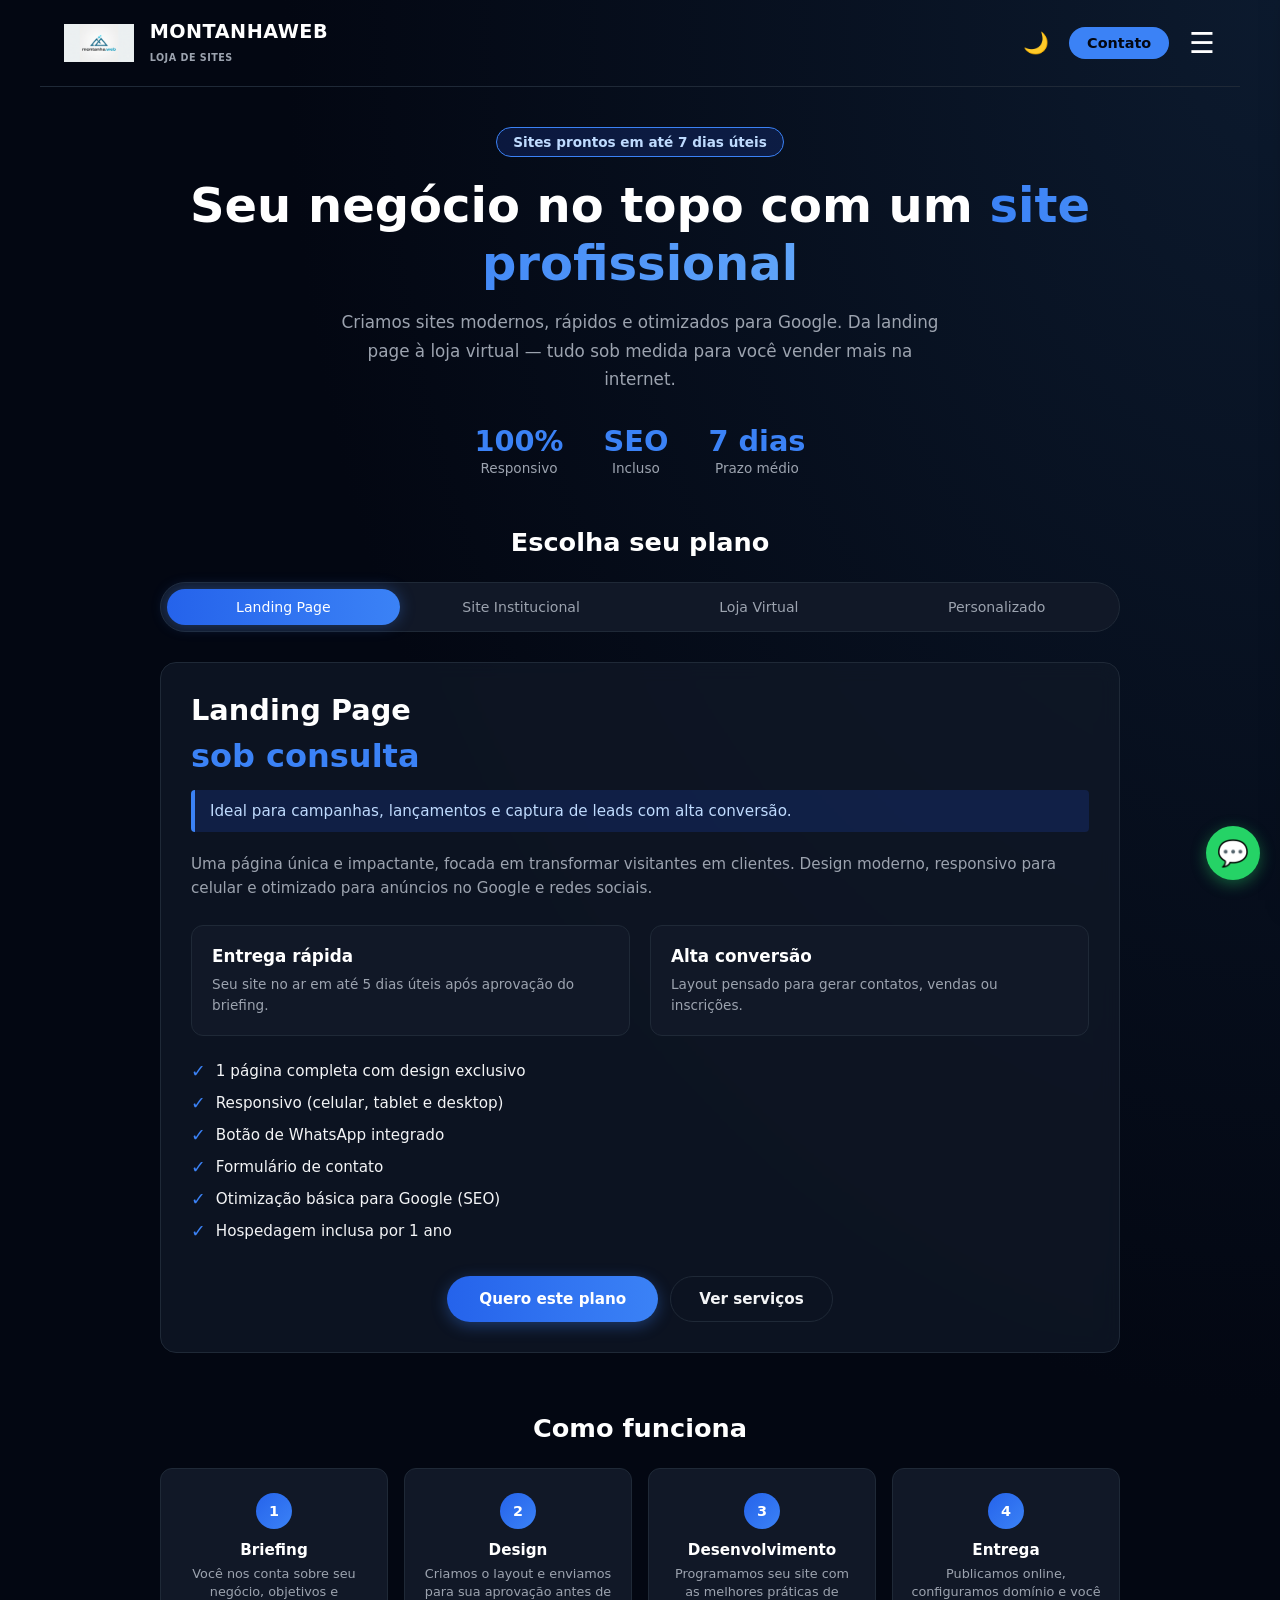
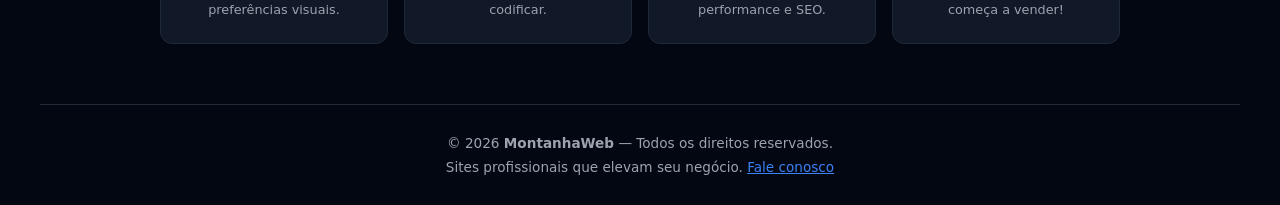
<file: MontanhaWeb/index.html>
<!DOCTYPE html>
<html lang="pt-BR" class="dark-mode">
<head>
    <meta charset="UTF-8">
    <meta name="viewport" content="width=device-width, initial-scale=1.0">
    <meta name="description" content="MontanhaWeb — Sites profissionais sob medida para o seu negócio. Landing pages, sites institucionais e lojas virtuais.">
    <title>MontanhaWeb — Loja de Sites Profissionais</title>
    <link rel="icon" type="image/svg+xml" href="favicon.svg">
    <link rel="stylesheet" href="css/style.css">
</head>
<body data-page="inicio">

    <div class="sidebar-overlay" id="sidebarOverlay" onclick="fecharMenu()"></div>

    <nav class="sidebar" id="sidebarMenu" aria-label="Menu principal">
        <button class="sidebar-close" onclick="fecharMenu()" aria-label="Fechar menu">✕</button>
        <ul class="sidebar-menu-list">
            <li><a href="index.html" data-nav="inicio">Início</a></li>
            <li><a href="servicos.html" data-nav="servicos">Serviços</a></li>
            <li><a href="projetos.html" data-nav="projetos">Projetos</a></li>
            <li><a href="garantias.html" data-nav="garantias">Garantias</a></li>
        </ul>
    </nav>

    <header>
        <a href="index.html" class="logo">
            <div class="logo-box"><img src="montanhaweb.png" alt="Sua Logo" style="max-height: 100%;"></div>
            <span>MONTANHAWEB<br><small style="font-size: 0.6rem; color: var(--text-secundario);">LOJA DE SITES</small></span>
        </a>
        <div class="nav-right">
            <button class="theme-toggle" id="themeBtn" onclick="toggleTheme()" aria-label="Alternar tema">🌙</button>
            <button class="btn-contato" onclick="abrirOrcamento('Contato geral')">Contato</button>
            <span class="menu-icon" onclick="abrirMenu()" role="button" aria-label="Abrir menu">☰</span>
        </div>
    </header>

    <main>
        <section class="hero">
            <div class="hero-badge">Sites prontos em até 7 dias úteis</div>
            <h1>Seu negócio no topo com um <span>site profissional</span></h1>
            <p>Criamos sites modernos, rápidos e otimizados para Google. Da landing page à loja virtual — tudo sob medida para você vender mais na internet.</p>
            <div class="hero-stats">
                <div class="stat-item">
                    <strong>100%</strong>
                    <span>Responsivo</span>
                </div>
                <div class="stat-item">
                    <strong>SEO</strong>
                    <span>Incluso</span>
                </div>
                <div class="stat-item">
                    <strong>7 dias</strong>
                    <span>Prazo médio</span>
                </div>
            </div>
        </section>

        <h2 class="secao-titulo">Escolha seu plano</h2>

        <div class="tabs-container" role="tablist">
            <button class="tab-btn active" role="tab" onclick="switchTab(event, 'landing-page')">Landing Page</button>
            <button class="tab-btn" role="tab" onclick="switchTab(event, 'site-institucional')">Site Institucional</button>
            <button class="tab-btn" role="tab" onclick="switchTab(event, 'loja-virtual')">Loja Virtual</button>
            <button class="tab-btn" role="tab" onclick="switchTab(event, 'personalizado')">Personalizado</button>
        </div>

        <div id="landing-page" class="content-card active">
            <h2>Landing Page</h2>
            <div class="price-tag">sob consulta</div>
            <div class="alert-box">Ideal para campanhas, lançamentos e captura de leads com alta conversão.</div>
            <p class="description">Uma página única e impactante, focada em transformar visitantes em clientes. Design moderno, responsivo para celular e otimizado para anúncios no Google e redes sociais.</p>
            <div class="info-grid">
                <div class="sub-card">
                    <h3>Entrega rápida</h3>
                    <p>Seu site no ar em até 5 dias úteis após aprovação do briefing.</p>
                </div>
                <div class="sub-card">
                    <h3>Alta conversão</h3>
                    <p>Layout pensado para gerar contatos, vendas ou inscrições.</p>
                </div>
            </div>
            <ul class="checklist">
                <li>1 página completa com design exclusivo</li>
                <li>Responsivo (celular, tablet e desktop)</li>
                <li>Botão de WhatsApp integrado</li>
                <li>Formulário de contato</li>
                <li>Otimização básica para Google (SEO)</li>
                <li>Hospedagem inclusa por 1 ano</li>
            </ul>
            <div class="cta-container">
                <button class="btn-orcamento" onclick="abrirOrcamento('Landing Page — Sob consulta')">Quero este plano</button>
                <a href="servicos.html" class="btn-secundario">Ver serviços</a>
            </div>
        </div>

        <div id="site-institucional" class="content-card">
            <h2>Site Institucional</h2>
            <div class="price-tag">sob consulta</div>
            <div class="alert-box">Presença profissional completa para empresas, clínicas, escritórios e prestadores de serviço.</div>
            <p class="description">Site com múltiplas páginas que transmite credibilidade e autoridade. Apresente sua empresa, serviços, equipe e formas de contato de forma elegante e profissional.</p>
            <div class="info-grid">
                <div class="sub-card">
                    <h3>Até 5 páginas</h3>
                    <p>Home, Sobre, Serviços, Galeria/Portfólio e Contato.</p>
                </div>
                <div class="sub-card">
                    <h3>Modo claro e escuro</h3>
                    <p>Visual moderno com alternância de tema, como este site.</p>
                </div>
            </div>
            <ul class="checklist">
                <li>Até 5 páginas personalizadas</li>
                <li>Design exclusivo alinhado à sua marca</li>
                <li>Mapa do Google e redes sociais integrados</li>
                <li>SEO completo para aparecer no Google</li>
                <li>Hospedagem inclusa por 1 ano</li>
                <li>Suporte por 30 dias após entrega</li>
            </ul>
            <div class="cta-container">
                <button class="btn-orcamento" onclick="abrirOrcamento('Site Institucional — Sob consulta')">Quero este plano</button>
                <a href="servicos.html" class="btn-secundario">Ver serviços</a>
            </div>
        </div>

        <div id="loja-virtual" class="content-card">
            <h2>Loja Virtual</h2>
            <div class="price-tag">sob consulta</div>
            <div class="alert-box">Venda produtos online 24 horas por dia com checkout seguro e gestão simplificada.</div>
            <p class="description">E-commerce completo para você vender na internet sem complicação. Catálogo de produtos, carrinho de compras, integração com pagamentos e painel administrativo intuitivo.</p>
            <div class="info-grid">
                <div class="sub-card">
                    <h3>Pagamentos integrados</h3>
                    <p>Pix, cartão de crédito e boleto via Mercado Pago ou PagSeguro.</p>
                </div>
                <div class="sub-card">
                    <h3>Gestão fácil</h3>
                    <p>Adicione produtos, controle estoque e acompanhe pedidos pelo celular.</p>
                </div>
            </div>
            <ul class="checklist">
                <li>Catálogo de produtos</li>
                <li>Carrinho de compras e checkout seguro</li>
                <li>Integração com gateways de pagamento</li>
                <li>Cálculo de frete automático</li>
                <li>Design responsivo e otimizado para vendas</li>
                <li>Painel administrativo completo</li>
                <li>Hospedagem inclusa por 1 ano</li>
                <li>Treinamento de uso incluso</li>
            </ul>
            <div class="cta-container">
                <button class="btn-orcamento" onclick="abrirOrcamento('Loja Virtual — Sob consulta')">Quero este plano</button>
                <a href="servicos.html" class="btn-secundario">Ver serviços</a>
            </div>
        </div>

        <div id="personalizado" class="content-card">
            <h2>Projeto Personalizado</h2>
            <div class="price-tag">Sob consulta</div>
            <div class="alert-box">Precisa de algo único? Criamos sistemas, portais, áreas de membros e integrações especiais.</div>
            <p class="description">Para projetos que vão além de um site convencional: sistemas internos, dashboards, integrações com APIs, automações, áreas restritas para clientes e muito mais.</p>
            <div class="info-grid">
                <div class="sub-card">
                    <h3>Escopo flexível</h3>
                    <p>Do MVP ao sistema completo — adaptamos ao seu orçamento e prazo.</p>
                </div>
                <div class="sub-card">
                    <h3>Tecnologia moderna</h3>
                    <p>React, Node.js, bancos de dados e integrações sob demanda.</p>
                </div>
            </div>
            <ul class="checklist">
                <li>Reunião de briefing gratuita</li>
                <li>Proposta detalhada com escopo e prazos</li>
                <li>Desenvolvimento ágil com entregas parciais</li>
                <li>Código documentado e de sua propriedade</li>
                <li>Suporte e manutenção disponíveis</li>
            </ul>
            <div class="cta-container">
                <button class="btn-orcamento" onclick="abrirOrcamento('Projeto Personalizado')">Solicitar proposta</button>
                <a href="projetos.html" class="btn-secundario">Ver exemplos</a>
            </div>
        </div>

        <section class="processo-section">
            <h2 class="secao-titulo">Como funciona</h2>
            <div class="processo-grid">
                <div class="processo-item">
                    <div class="processo-num">1</div>
                    <h3>Briefing</h3>
                    <p>Você nos conta sobre seu negócio, objetivos e preferências visuais.</p>
                </div>
                <div class="processo-item">
                    <div class="processo-num">2</div>
                    <h3>Design</h3>
                    <p>Criamos o layout e enviamos para sua aprovação antes de codificar.</p>
                </div>
                <div class="processo-item">
                    <div class="processo-num">3</div>
                    <h3>Desenvolvimento</h3>
                    <p>Programamos seu site com as melhores práticas de performance e SEO.</p>
                </div>
                <div class="processo-item">
                    <div class="processo-num">4</div>
                    <h3>Entrega</h3>
                    <p>Publicamos online, configuramos domínio e você começa a vender!</p>
                </div>
            </div>
        </section>
    </main>

    <footer>
        <p>&copy; 2026 <strong>MontanhaWeb</strong> — Todos os direitos reservados.</p>
        <p style="margin-top: 8px;">Sites profissionais que elevam seu negócio. <button class="link-text" onclick="abrirOrcamento('Contato MontanhaWeb')">Fale conosco</button></p>
    </footer>

    <a href="#" class="whatsapp-float" target="_blank" rel="noopener" title="WhatsApp" aria-label="Falar no WhatsApp">💬</a>

    <script src="js/main.js"></script>
</body>
</html>
</file>
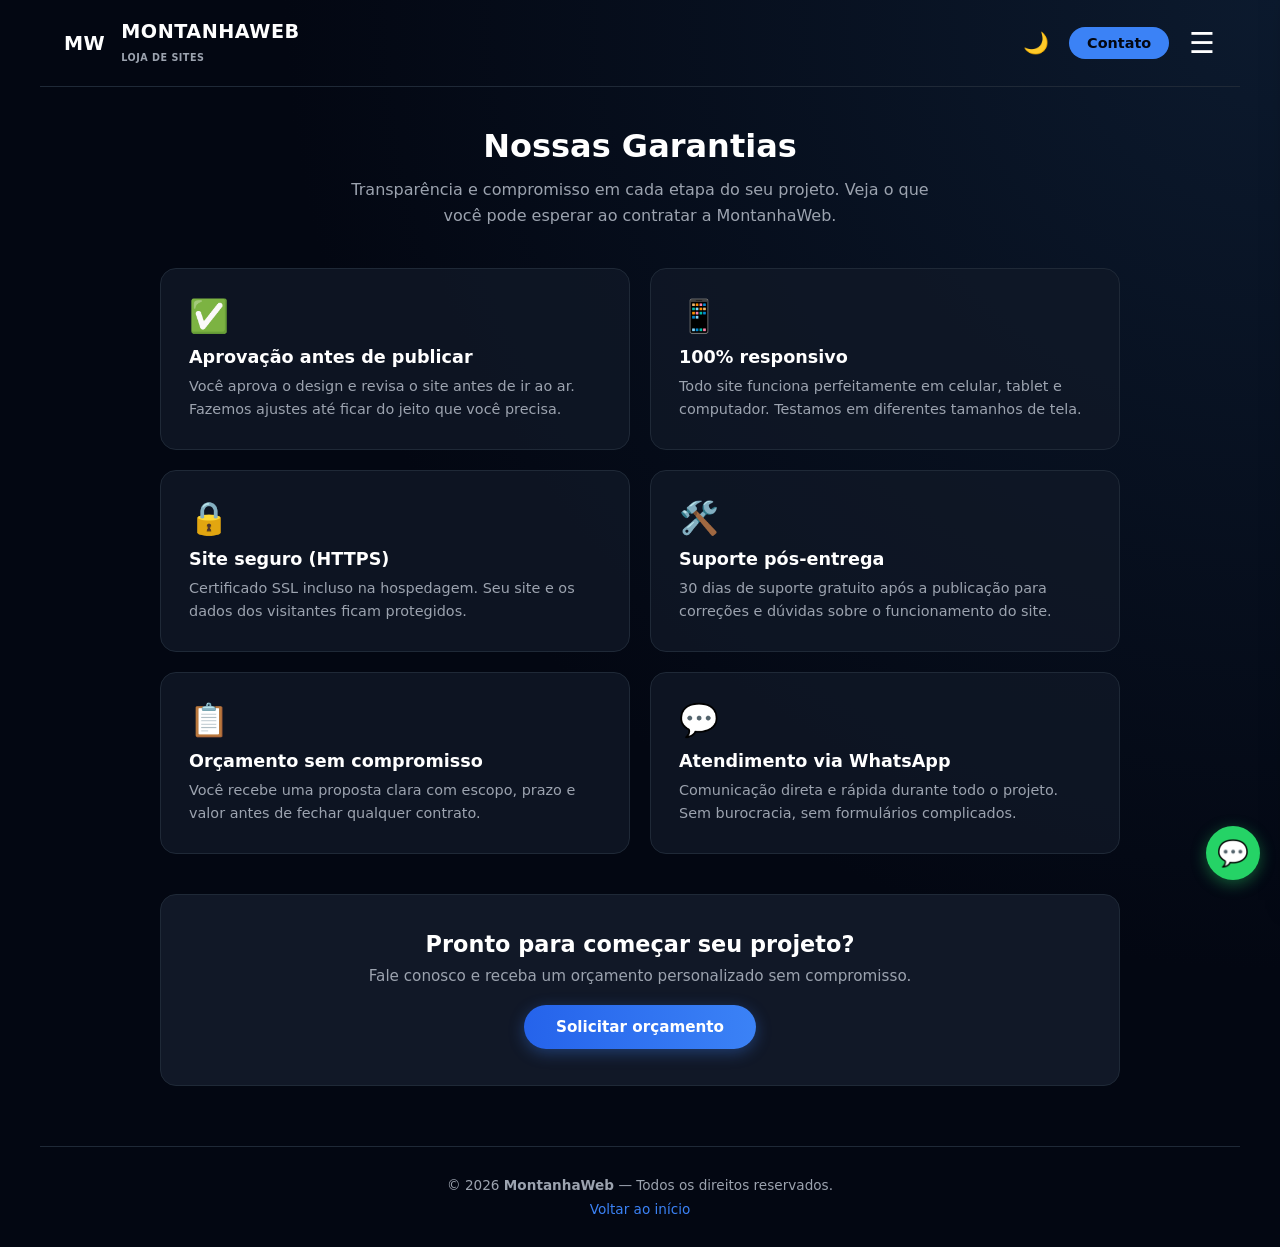
<file: MontanhaWeb/garantias.html>
<!DOCTYPE html>
<html lang="pt-BR" class="dark-mode">
<head>
    <meta charset="UTF-8">
    <meta name="viewport" content="width=device-width, initial-scale=1.0">
    <meta name="description" content="Garantias MontanhaWeb — Compromissos, suporte e transparência em cada projeto.">
    <title>Garantias — MontanhaWeb</title>
    <link rel="icon" type="image/svg+xml" href="favicon.svg">
    <link rel="stylesheet" href="css/style.css">
</head>
<body data-page="garantias">

    <div class="sidebar-overlay" id="sidebarOverlay" onclick="fecharMenu()"></div>

    <nav class="sidebar" id="sidebarMenu" aria-label="Menu principal">
        <button class="sidebar-close" onclick="fecharMenu()" aria-label="Fechar menu">✕</button>
        <ul class="sidebar-menu-list">
            <li><a href="index.html" data-nav="inicio">Início</a></li>
            <li><a href="servicos.html" data-nav="servicos">Serviços</a></li>
            <li><a href="projetos.html" data-nav="projetos">Projetos</a></li>
            <li><a href="garantias.html" data-nav="garantias">Garantias</a></li>
        </ul>
    </nav>

    <header>
        <a href="index.html" class="logo">
            <div class="logo-box">MW</div>
            <span>MONTANHAWEB<br><small style="font-size: 0.6rem; color: var(--text-secundario);">LOJA DE SITES</small></span>
        </a>
        <div class="nav-right">
            <button class="theme-toggle" id="themeBtn" onclick="toggleTheme()" aria-label="Alternar tema">🌙</button>
            <button class="btn-contato" onclick="abrirOrcamento('Contato geral')">Contato</button>
            <span class="menu-icon" onclick="abrirMenu()" role="button" aria-label="Abrir menu">☰</span>
        </div>
    </header>

    <main>
        <div class="page-header">
            <h1>Nossas Garantias</h1>
            <p>Transparência e compromisso em cada etapa do seu projeto. Veja o que você pode esperar ao contratar a MontanhaWeb.</p>
        </div>

        <div class="guarantees-grid">
            <div class="guarantee-card">
                <div class="guarantee-icon">✅</div>
                <h3>Aprovação antes de publicar</h3>
                <p>Você aprova o design e revisa o site antes de ir ao ar. Fazemos ajustes até ficar do jeito que você precisa.</p>
            </div>

            <div class="guarantee-card">
                <div class="guarantee-icon">📱</div>
                <h3>100% responsivo</h3>
                <p>Todo site funciona perfeitamente em celular, tablet e computador. Testamos em diferentes tamanhos de tela.</p>
            </div>

            <div class="guarantee-card">
                <div class="guarantee-icon">🔒</div>
                <h3>Site seguro (HTTPS)</h3>
                <p>Certificado SSL incluso na hospedagem. Seu site e os dados dos visitantes ficam protegidos.</p>
            </div>

            <div class="guarantee-card">
                <div class="guarantee-icon">🛠️</div>
                <h3>Suporte pós-entrega</h3>
                <p>30 dias de suporte gratuito após a publicação para correções e dúvidas sobre o funcionamento do site.</p>
            </div>

            <div class="guarantee-card">
                <div class="guarantee-icon">📋</div>
                <h3>Orçamento sem compromisso</h3>
                <p>Você recebe uma proposta clara com escopo, prazo e valor antes de fechar qualquer contrato.</p>
            </div>

            <div class="guarantee-card">
                <div class="guarantee-icon">💬</div>
                <h3>Atendimento via WhatsApp</h3>
                <p>Comunicação direta e rápida durante todo o projeto. Sem burocracia, sem formulários complicados.</p>
            </div>
        </div>

        <div class="cta-banner-alt">
            <h2>Pronto para começar seu projeto?</h2>
            <p>Fale conosco e receba um orçamento personalizado sem compromisso.</p>
            <button class="btn-orcamento" onclick="abrirOrcamento('Quero iniciar meu projeto')">Solicitar orçamento</button>
        </div>
    </main>

    <footer>
        <p>&copy; 2026 <strong>MontanhaWeb</strong> — Todos os direitos reservados.</p>
        <p style="margin-top: 8px;"><a href="index.html">Voltar ao início</a></p>
    </footer>

    <a href="#" class="whatsapp-float" target="_blank" rel="noopener" title="WhatsApp" aria-label="Falar no WhatsApp">💬</a>

    <script src="js/main.js"></script>
</body>
</html>
</file>
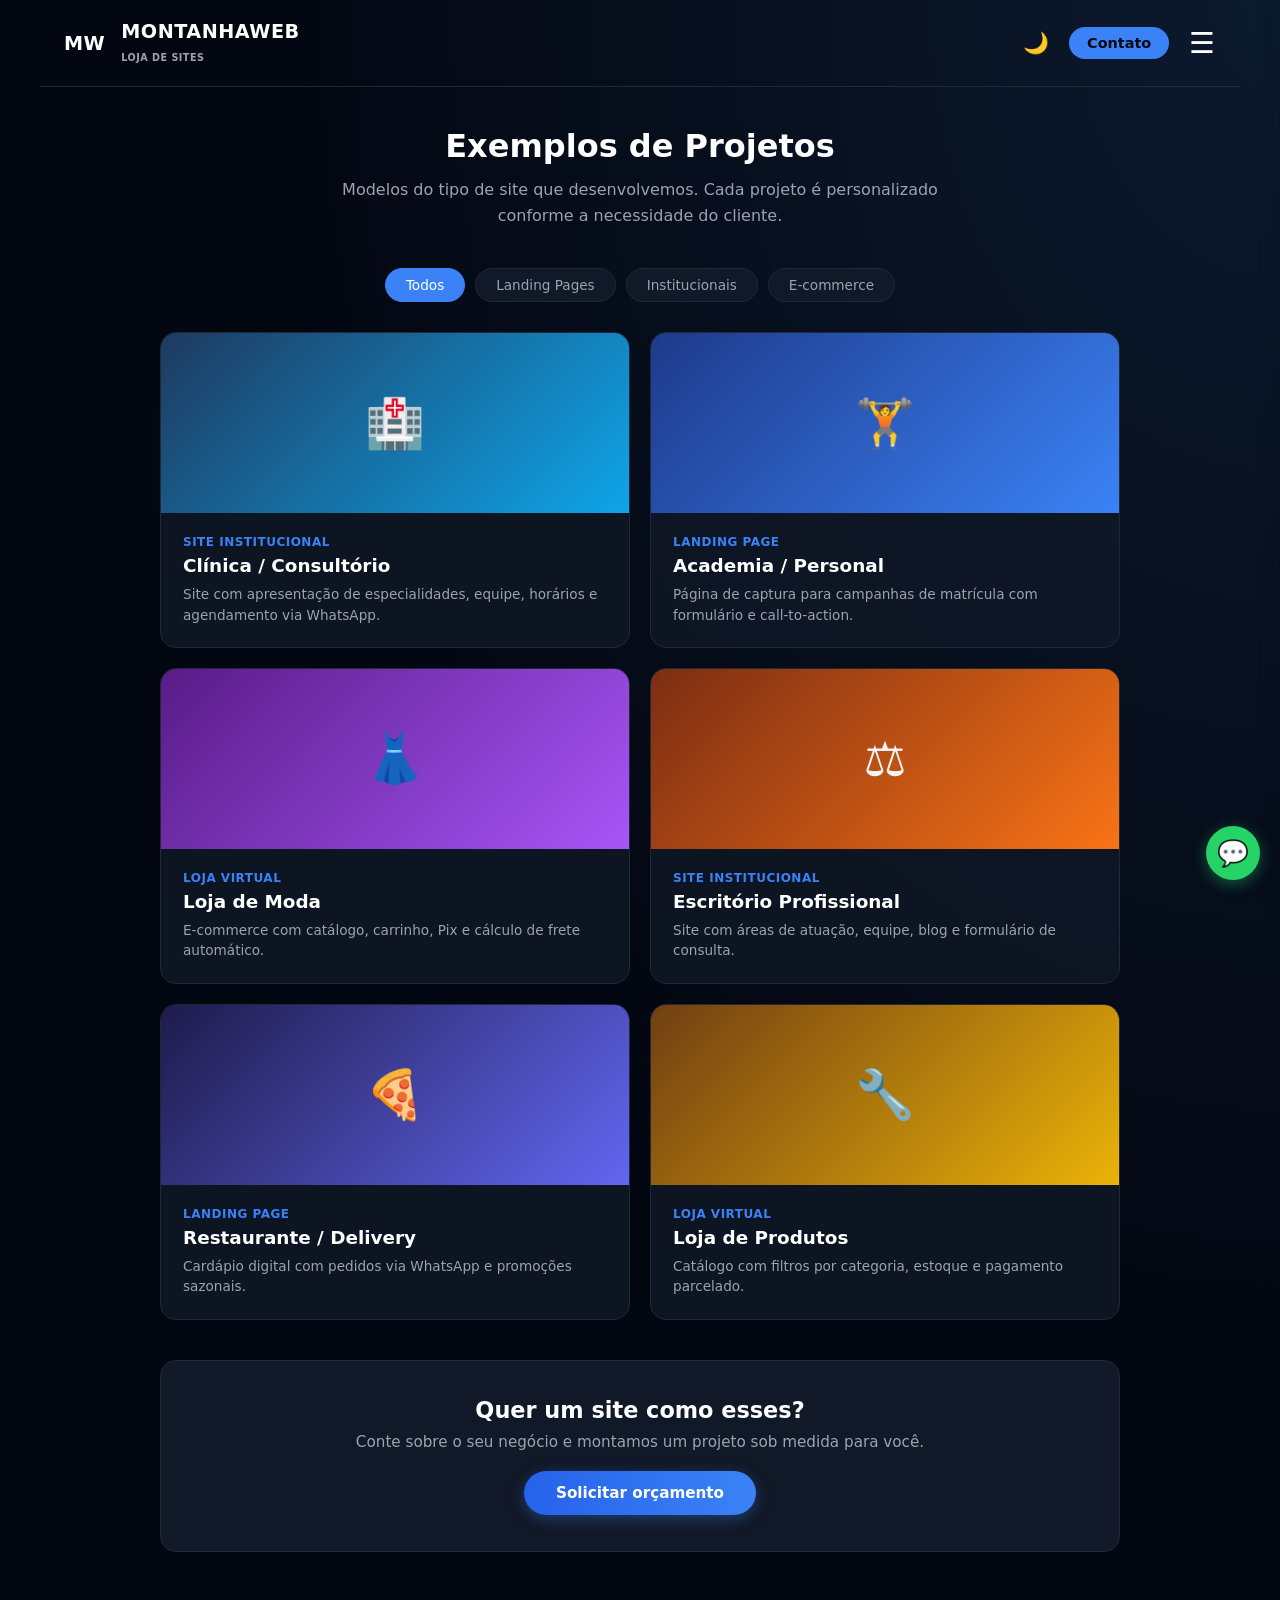
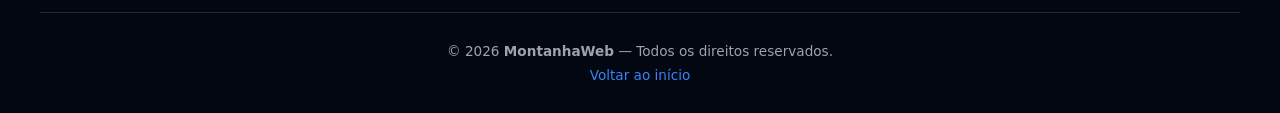
<file: MontanhaWeb/projetos.html>
<!DOCTYPE html>
<html lang="pt-BR" class="dark-mode">
<head>
    <meta charset="UTF-8">
    <meta name="viewport" content="width=device-width, initial-scale=1.0">
    <meta name="description" content="Exemplos de sites da MontanhaWeb — Landing pages, sites institucionais e lojas virtuais.">
    <title>Projetos — MontanhaWeb</title>
    <link rel="icon" type="image/svg+xml" href="favicon.svg">
    <link rel="stylesheet" href="css/style.css">
</head>
<body data-page="projetos">

    <div class="sidebar-overlay" id="sidebarOverlay" onclick="fecharMenu()"></div>

    <nav class="sidebar" id="sidebarMenu" aria-label="Menu principal">
        <button class="sidebar-close" onclick="fecharMenu()" aria-label="Fechar menu">✕</button>
        <ul class="sidebar-menu-list">
            <li><a href="index.html" data-nav="inicio">Início</a></li>
            <li><a href="servicos.html" data-nav="servicos">Serviços</a></li>
            <li><a href="projetos.html" data-nav="projetos">Projetos</a></li>
            <li><a href="garantias.html" data-nav="garantias">Garantias</a></li>
        </ul>
    </nav>

    <header>
        <a href="index.html" class="logo">
            <div class="logo-box">MW</div>
            <span>MONTANHAWEB<br><small style="font-size: 0.6rem; color: var(--text-secundario);">LOJA DE SITES</small></span>
        </a>
        <div class="nav-right">
            <button class="theme-toggle" id="themeBtn" onclick="toggleTheme()" aria-label="Alternar tema">🌙</button>
            <button class="btn-contato" onclick="abrirOrcamento('Contato geral')">Contato</button>
            <span class="menu-icon" onclick="abrirMenu()" role="button" aria-label="Abrir menu">☰</span>
        </div>
    </header>

    <main>
        <div class="page-header">
            <h1>Exemplos de Projetos</h1>
            <p>Modelos do tipo de site que desenvolvemos. Cada projeto é personalizado conforme a necessidade do cliente.</p>
        </div>

        <div class="filter-tabs">
            <button class="filter-btn active" onclick="filterProjects('all', this)">Todos</button>
            <button class="filter-btn" onclick="filterProjects('landing', this)">Landing Pages</button>
            <button class="filter-btn" onclick="filterProjects('institucional', this)">Institucionais</button>
            <button class="filter-btn" onclick="filterProjects('ecommerce', this)">E-commerce</button>
        </div>

        <div class="projects-grid">
            <div class="project-card" data-category="institucional">
                <div class="project-preview p1">🏥</div>
                <div class="project-info">
                    <div class="project-type">Site Institucional</div>
                    <h3>Clínica / Consultório</h3>
                    <p>Site com apresentação de especialidades, equipe, horários e agendamento via WhatsApp.</p>
                </div>
            </div>

            <div class="project-card" data-category="landing">
                <div class="project-preview p2">🏋️</div>
                <div class="project-info">
                    <div class="project-type">Landing Page</div>
                    <h3>Academia / Personal</h3>
                    <p>Página de captura para campanhas de matrícula com formulário e call-to-action.</p>
                </div>
            </div>

            <div class="project-card" data-category="ecommerce">
                <div class="project-preview p3">👗</div>
                <div class="project-info">
                    <div class="project-type">Loja Virtual</div>
                    <h3>Loja de Moda</h3>
                    <p>E-commerce com catálogo, carrinho, Pix e cálculo de frete automático.</p>
                </div>
            </div>

            <div class="project-card" data-category="institucional">
                <div class="project-preview p4">⚖️</div>
                <div class="project-info">
                    <div class="project-type">Site Institucional</div>
                    <h3>Escritório Profissional</h3>
                    <p>Site com áreas de atuação, equipe, blog e formulário de consulta.</p>
                </div>
            </div>

            <div class="project-card" data-category="landing">
                <div class="project-preview p5">🍕</div>
                <div class="project-info">
                    <div class="project-type">Landing Page</div>
                    <h3>Restaurante / Delivery</h3>
                    <p>Cardápio digital com pedidos via WhatsApp e promoções sazonais.</p>
                </div>
            </div>

            <div class="project-card" data-category="ecommerce">
                <div class="project-preview p6">🔧</div>
                <div class="project-info">
                    <div class="project-type">Loja Virtual</div>
                    <h3>Loja de Produtos</h3>
                    <p>Catálogo com filtros por categoria, estoque e pagamento parcelado.</p>
                </div>
            </div>
        </div>

        <div class="cta-banner-alt" style="margin-top: 40px;">
            <h2>Quer um site como esses?</h2>
            <p>Conte sobre o seu negócio e montamos um projeto sob medida para você.</p>
            <button class="btn-orcamento" onclick="abrirOrcamento('Quero um site personalizado')">Solicitar orçamento</button>
        </div>
    </main>

    <footer>
        <p>&copy; 2026 <strong>MontanhaWeb</strong> — Todos os direitos reservados.</p>
        <p style="margin-top: 8px;"><a href="index.html">Voltar ao início</a></p>
    </footer>

    <a href="#" class="whatsapp-float" target="_blank" rel="noopener" title="WhatsApp" aria-label="Falar no WhatsApp">💬</a>

    <script src="js/main.js"></script>
</body>
</html>
</file>
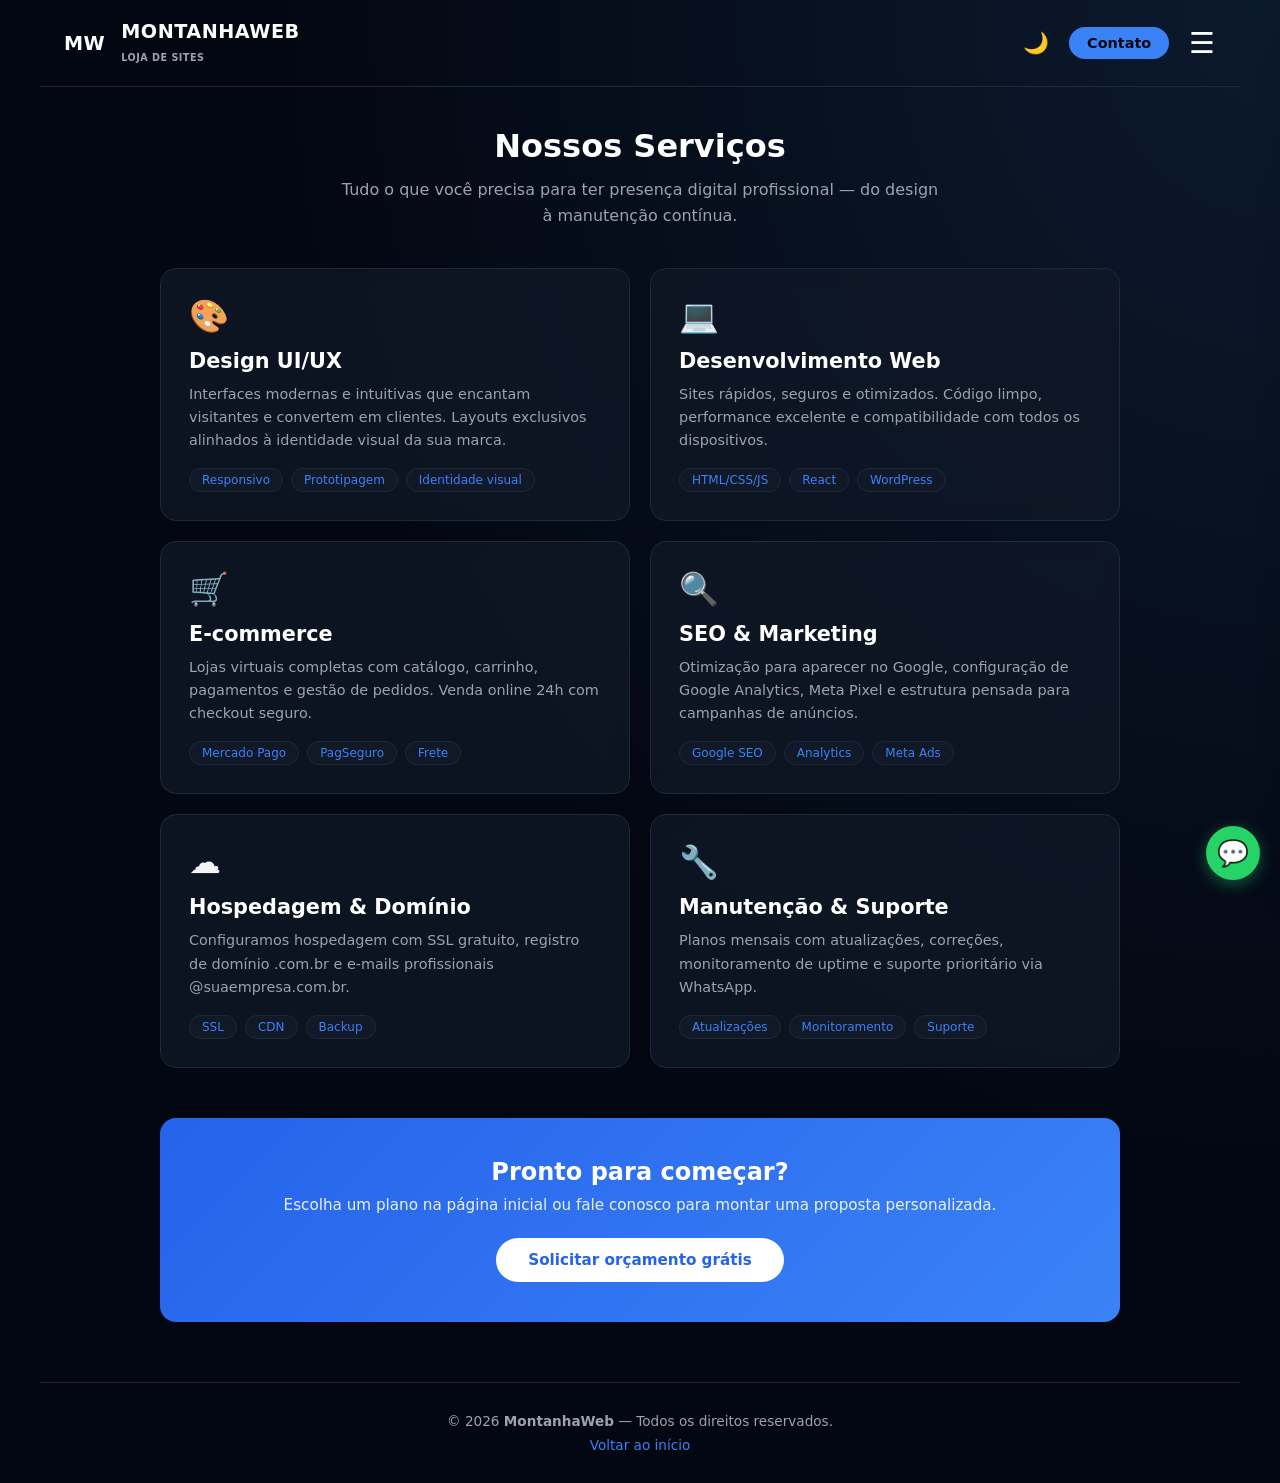
<file: MontanhaWeb/servicos.html>
<!DOCTYPE html>
<html lang="pt-BR" class="dark-mode">
<head>
    <meta charset="UTF-8">
    <meta name="viewport" content="width=device-width, initial-scale=1.0">
    <meta name="description" content="Serviços MontanhaWeb — Design, desenvolvimento, SEO, hospedagem e manutenção de sites.">
    <title>Serviços — MontanhaWeb</title>
    <link rel="icon" type="image/svg+xml" href="favicon.svg">
    <link rel="stylesheet" href="css/style.css">
</head>
<body data-page="servicos">

    <div class="sidebar-overlay" id="sidebarOverlay" onclick="fecharMenu()"></div>

    <nav class="sidebar" id="sidebarMenu" aria-label="Menu principal">
        <button class="sidebar-close" onclick="fecharMenu()" aria-label="Fechar menu">✕</button>
        <ul class="sidebar-menu-list">
            <li><a href="index.html" data-nav="inicio">Início</a></li>
            <li><a href="servicos.html" data-nav="servicos">Serviços</a></li>
            <li><a href="projetos.html" data-nav="projetos">Projetos</a></li>
            <li><a href="garantias.html" data-nav="garantias">Garantias</a></li>
        </ul>
    </nav>

    <header>
        <a href="index.html" class="logo">
            <div class="logo-box">MW</div>
            <span>MONTANHAWEB<br><small style="font-size: 0.6rem; color: var(--text-secundario);">LOJA DE SITES</small></span>
        </a>
        <div class="nav-right">
            <button class="theme-toggle" id="themeBtn" onclick="toggleTheme()" aria-label="Alternar tema">🌙</button>
            <button class="btn-contato" onclick="abrirOrcamento('Contato geral')">Contato</button>
            <span class="menu-icon" onclick="abrirMenu()" role="button" aria-label="Abrir menu">☰</span>
        </div>
    </header>

    <main>
        <div class="page-header">
            <h1>Nossos Serviços</h1>
            <p>Tudo o que você precisa para ter presença digital profissional — do design à manutenção contínua.</p>
        </div>

        <div class="services-grid">
            <div class="service-card">
                <div class="service-icon">🎨</div>
                <h2>Design UI/UX</h2>
                <p>Interfaces modernas e intuitivas que encantam visitantes e convertem em clientes. Layouts exclusivos alinhados à identidade visual da sua marca.</p>
                <div class="service-tags">
                    <span class="tag">Responsivo</span>
                    <span class="tag">Prototipagem</span>
                    <span class="tag">Identidade visual</span>
                </div>
            </div>

            <div class="service-card">
                <div class="service-icon">💻</div>
                <h2>Desenvolvimento Web</h2>
                <p>Sites rápidos, seguros e otimizados. Código limpo, performance excelente e compatibilidade com todos os dispositivos.</p>
                <div class="service-tags">
                    <span class="tag">HTML/CSS/JS</span>
                    <span class="tag">React</span>
                    <span class="tag">WordPress</span>
                </div>
            </div>

            <div class="service-card">
                <div class="service-icon">🛒</div>
                <h2>E-commerce</h2>
                <p>Lojas virtuais completas com catálogo, carrinho, pagamentos e gestão de pedidos. Venda online 24h com checkout seguro.</p>
                <div class="service-tags">
                    <span class="tag">Mercado Pago</span>
                    <span class="tag">PagSeguro</span>
                    <span class="tag">Frete</span>
                </div>
            </div>

            <div class="service-card">
                <div class="service-icon">🔍</div>
                <h2>SEO & Marketing</h2>
                <p>Otimização para aparecer no Google, configuração de Google Analytics, Meta Pixel e estrutura pensada para campanhas de anúncios.</p>
                <div class="service-tags">
                    <span class="tag">Google SEO</span>
                    <span class="tag">Analytics</span>
                    <span class="tag">Meta Ads</span>
                </div>
            </div>

            <div class="service-card">
                <div class="service-icon">☁️</div>
                <h2>Hospedagem & Domínio</h2>
                <p>Configuramos hospedagem com SSL gratuito, registro de domínio .com.br e e-mails profissionais @suaempresa.com.br.</p>
                <div class="service-tags">
                    <span class="tag">SSL</span>
                    <span class="tag">CDN</span>
                    <span class="tag">Backup</span>
                </div>
            </div>

            <div class="service-card">
                <div class="service-icon">🔧</div>
                <h2>Manutenção & Suporte</h2>
                <p>Planos mensais com atualizações, correções, monitoramento de uptime e suporte prioritário via WhatsApp.</p>
                <div class="service-tags">
                    <span class="tag">Atualizações</span>
                    <span class="tag">Monitoramento</span>
                    <span class="tag">Suporte</span>
                </div>
            </div>
        </div>

        <div class="cta-banner">
            <h2>Pronto para começar?</h2>
            <p>Escolha um plano na página inicial ou fale conosco para montar uma proposta personalizada.</p>
            <button class="btn-orcamento" onclick="abrirOrcamento('Orçamento de serviços')">Solicitar orçamento grátis</button>
        </div>
    </main>

    <footer>
        <p>&copy; 2026 <strong>MontanhaWeb</strong> — Todos os direitos reservados.</p>
        <p style="margin-top: 8px;"><a href="index.html">Voltar ao início</a></p>
    </footer>

    <a href="#" class="whatsapp-float" target="_blank" rel="noopener" title="WhatsApp" aria-label="Falar no WhatsApp">💬</a>

    <script src="js/main.js"></script>
</body>
</html>
</file>
<file: MontanhaWeb/css/style.css>
:root {
    --bg-principal: #030712;
    --bg-gradient: radial-gradient(ellipse at top right, #0c1a2e 0%, #030712 55%);
    --bg-card: rgba(17, 24, 39, 0.75);
    --bg-subcard: #111827;
    --border-color: #1f2937;
    --text-principal: #f3f4f6;
    --text-secundario: #9ca3af;
    --text-titulo: #ffffff;
    --accent: #3b82f6;
    --accent-light: #60a5fa;
    --accent-dark: #2563eb;
    --accent-glow: rgba(59, 130, 246, 0.35);
    --alert-bg: rgba(30, 64, 175, 0.25);
    --alert-text: #bfdbfe;
    --alert-border: #3b82f6;
    --btn-contato-bg: #3b82f6;
    --btn-contato-text: #030712;
    --sidebar-bg: #111827;
}

html.light-mode {
    --bg-principal: #f8fafc;
    --bg-gradient: radial-gradient(ellipse at top right, #dbeafe, #f8fafc 55%);
    --bg-card: rgba(255, 255, 255, 0.9);
    --bg-subcard: #ffffff;
    --border-color: #e2e8f0;
    --text-principal: #1e293b;
    --text-secundario: #64748b;
    --text-titulo: #0f172a;
    --alert-bg: rgba(219, 234, 254, 0.9);
    --alert-text: #1d4ed8;
    --alert-border: #3b82f6;
    --btn-contato-bg: #2563eb;
    --btn-contato-text: #ffffff;
    --sidebar-bg: #ffffff;
}

* {
    margin: 0;
    padding: 0;
    box-sizing: border-box;
    font-family: 'Segoe UI', system-ui, -apple-system, sans-serif;
    transition: background-color 0.3s ease, color 0.3s ease, border-color 0.3s ease;
}

body {
    background: var(--bg-gradient);
    background-color: var(--bg-principal);
    color: var(--text-principal);
    min-height: 100vh;
    display: flex;
    flex-direction: column;
    align-items: center;
    overflow-x: hidden;
}

header {
    width: 100%;
    max-width: 1200px;
    padding: 20px;
    display: flex;
    justify-content: space-between;
    align-items: center;
    border-bottom: 1px solid var(--border-color);
    position: relative;
    z-index: 10;
}

.logo {
    display: flex;
    align-items: center;
    gap: 12px;
    font-weight: 700;
    font-size: 1.2rem;
    letter-spacing: 0.5px;
    color: var(--text-titulo);
    text-decoration: none;
}

.logo-box {
    width: auto;
    height: 38px;
    padding: 0 4px;
    background: transparent;
    display: flex;
    align-items: center;
    justify-content: center;
}

.logo-box img {
    max-height: 100%;
    width: auto;
    object-fit: contain;
}

.nav-right {
    display: flex;
    align-items: center;
    gap: 15px;
}

.theme-toggle {
    background: none;
    border: none;
    font-size: 1.3rem;
    cursor: pointer;
    padding: 5px;
    border-radius: 50%;
}

.btn-contato {
    background-color: var(--btn-contato-bg);
    color: var(--btn-contato-text);
    padding: 8px 18px;
    border-radius: 20px;
    text-decoration: none;
    font-weight: 600;
    font-size: 0.9rem;
    border: none;
    cursor: pointer;
    font-family: inherit;
}

.btn-contato:hover { opacity: 0.9; }

.menu-icon {
    font-size: 1.8rem;
    cursor: pointer;
    color: var(--text-titulo);
    padding: 5px;
    user-select: none;
}

.sidebar {
    position: fixed;
    top: 0;
    right: -320px;
    width: 300px;
    height: 100vh;
    background-color: var(--sidebar-bg);
    border-left: 1px solid var(--border-color);
    box-shadow: -5px 0 25px rgba(0, 0, 0, 0.5);
    z-index: 9999;
    padding: 30px;
    display: flex;
    flex-direction: column;
    gap: 30px;
    transition: right 0.3s ease-in-out;
}

.sidebar.open { right: 0 !important; }

.sidebar-close {
    align-self: flex-end;
    font-size: 1.8rem;
    cursor: pointer;
    color: var(--text-titulo);
    background: none;
    border: none;
}

.sidebar-menu-list {
    list-style: none;
    display: flex;
    flex-direction: column;
    gap: 8px;
    margin-top: 20px;
}

.sidebar-menu-list li a {
    color: var(--text-titulo);
    font-size: 1.2rem;
    font-weight: 600;
    text-decoration: none;
    display: block;
    padding: 12px 0;
    border-bottom: 1px solid transparent;
}

.sidebar-menu-list li a:hover,
.sidebar-menu-list li a.active {
    color: var(--accent);
    border-bottom-color: var(--accent);
    padding-left: 5px;
}

.sidebar-overlay {
    position: fixed;
    inset: 0;
    background-color: rgba(0, 0, 0, 0.6);
    backdrop-filter: blur(3px);
    z-index: 9998;
    display: none;
}

.sidebar-overlay.show { display: block !important; }

main {
    width: 100%;
    max-width: 1000px;
    padding: 40px 20px 60px;
}

.page-header {
    text-align: center;
    margin-bottom: 40px;
}

.page-header h1 {
    font-size: 2rem;
    color: var(--text-titulo);
    margin-bottom: 12px;
}

.page-header p {
    color: var(--text-secundario);
    max-width: 600px;
    margin: 0 auto;
    line-height: 1.6;
}

.hero {
    text-align: center;
    margin-bottom: 50px;
    animation: fadeIn 0.6s ease;
}

.hero-badge {
    display: inline-block;
    background: var(--alert-bg);
    color: var(--alert-text);
    border: 1px solid var(--alert-border);
    padding: 6px 16px;
    border-radius: 20px;
    font-size: 0.85rem;
    font-weight: 600;
    margin-bottom: 20px;
}

.hero h1 {
    font-size: clamp(2rem, 5vw, 3rem);
    font-weight: 800;
    color: var(--text-titulo);
    line-height: 1.2;
    margin-bottom: 16px;
}

.hero h1 span {
    background: linear-gradient(90deg, var(--accent), var(--accent-light));
    -webkit-background-clip: text;
    -webkit-text-fill-color: transparent;
    background-clip: text;
}

.hero > p {
    color: var(--text-secundario);
    font-size: 1.05rem;
    line-height: 1.7;
    max-width: 620px;
    margin: 0 auto 30px;
}

.hero-stats {
    display: flex;
    justify-content: center;
    gap: 40px;
    flex-wrap: wrap;
    margin-top: 30px;
}

.stat-item { text-align: center; }

.stat-item strong {
    display: block;
    font-size: 1.8rem;
    color: var(--accent);
    font-weight: 800;
}

.stat-item span {
    font-size: 0.85rem;
    color: var(--text-secundario);
}

.secao-titulo {
    text-align: center;
    font-size: 1.6rem;
    font-weight: 700;
    color: var(--text-titulo);
    margin-bottom: 25px;
}

.tabs-container {
    background-color: var(--bg-subcard);
    padding: 6px;
    border-radius: 30px;
    display: flex;
    justify-content: space-between;
    gap: 5px;
    margin-bottom: 30px;
    border: 1px solid var(--border-color);
    flex-wrap: wrap;
}

.tab-btn {
    flex: 1;
    min-width: 130px;
    background: none;
    border: none;
    color: var(--text-secundario);
    padding: 10px 15px;
    border-radius: 25px;
    cursor: pointer;
    font-weight: 500;
    font-size: 0.88rem;
    text-align: center;
    font-family: inherit;
}

.tab-btn.active {
    background: linear-gradient(90deg, var(--accent-dark), var(--accent));
    color: #ffffff;
    box-shadow: 0 0 15px var(--accent-glow);
}

.content-card {
    background-color: var(--bg-card);
    border: 1px solid var(--border-color);
    border-radius: 16px;
    padding: 30px;
    backdrop-filter: blur(10px);
    display: none;
}

.content-card.active {
    display: block;
    animation: fadeIn 0.4s ease;
}

.content-card h2 {
    font-size: 1.8rem;
    margin-bottom: 10px;
    color: var(--text-titulo);
}

.price-tag {
    font-size: 2rem;
    font-weight: 800;
    color: var(--accent);
    margin-bottom: 15px;
}

.price-tag small {
    font-size: 0.9rem;
    color: var(--text-secundario);
    font-weight: 400;
}

.alert-box {
    background-color: var(--alert-bg);
    border-left: 4px solid var(--alert-border);
    padding: 12px 15px;
    border-radius: 4px;
    margin-bottom: 20px;
    font-size: 0.95rem;
    color: var(--alert-text);
}

.description {
    color: var(--text-secundario);
    line-height: 1.6;
    margin-bottom: 25px;
    font-size: 0.95rem;
}

.info-grid {
    display: grid;
    grid-template-columns: 1fr 1fr;
    gap: 20px;
    margin-bottom: 25px;
}

@media (max-width: 600px) {
    .info-grid { grid-template-columns: 1fr; }
}

.sub-card {
    background-color: var(--bg-subcard);
    border: 1px solid var(--border-color);
    padding: 20px;
    border-radius: 12px;
}

.sub-card h3 {
    font-size: 1.05rem;
    margin-bottom: 8px;
    color: var(--text-titulo);
}

.sub-card p {
    color: var(--text-secundario);
    font-size: 0.85rem;
    line-height: 1.5;
}

.checklist {
    list-style: none;
    display: flex;
    flex-direction: column;
    gap: 12px;
    margin-bottom: 35px;
}

.checklist li {
    display: flex;
    align-items: center;
    gap: 10px;
    font-size: 0.95rem;
    color: var(--text-principal);
}

.checklist li::before {
    content: "✓";
    color: var(--accent);
    font-weight: bold;
    font-size: 1.1rem;
}

.cta-container {
    display: flex;
    justify-content: center;
    gap: 12px;
    flex-wrap: wrap;
    width: 100%;
}

.btn-orcamento {
    background: linear-gradient(90deg, var(--accent-dark), var(--accent));
    color: #ffffff;
    padding: 13px 32px;
    border-radius: 30px;
    text-decoration: none;
    font-weight: 600;
    font-size: 0.95rem;
    border: none;
    cursor: pointer;
    box-shadow: 0 4px 15px var(--accent-glow);
    display: inline-flex;
    align-items: center;
    gap: 8px;
    font-family: inherit;
}

.btn-orcamento:hover {
    transform: translateY(-2px);
    box-shadow: 0 6px 20px var(--accent-glow);
}

.btn-secundario {
    background: transparent;
    color: var(--text-principal);
    padding: 13px 28px;
    border-radius: 30px;
    text-decoration: none;
    font-weight: 600;
    font-size: 0.95rem;
    border: 1px solid var(--border-color);
    cursor: pointer;
    font-family: inherit;
}

.btn-secundario:hover {
    border-color: var(--accent);
    color: var(--accent);
}

.link-text {
    background: none;
    border: none;
    color: var(--accent);
    cursor: pointer;
    font-size: inherit;
    font-family: inherit;
    text-decoration: underline;
    padding: 0;
}

.processo-section { margin-top: 60px; }

.processo-grid {
    display: grid;
    grid-template-columns: repeat(4, 1fr);
    gap: 16px;
}

@media (max-width: 768px) {
    .processo-grid { grid-template-columns: 1fr 1fr; }
}

@media (max-width: 480px) {
    .processo-grid { grid-template-columns: 1fr; }
}

.processo-item {
    background: var(--bg-subcard);
    border: 1px solid var(--border-color);
    border-radius: 12px;
    padding: 24px 18px;
    text-align: center;
}

.processo-num {
    width: 36px;
    height: 36px;
    background: linear-gradient(135deg, var(--accent-dark), var(--accent));
    color: #fff;
    border-radius: 50%;
    display: flex;
    align-items: center;
    justify-content: center;
    font-weight: 800;
    margin: 0 auto 12px;
    font-size: 0.9rem;
}

.processo-item h3 {
    font-size: 0.95rem;
    color: var(--text-titulo);
    margin-bottom: 6px;
}

.processo-item p {
    font-size: 0.8rem;
    color: var(--text-secundario);
    line-height: 1.4;
}

.services-grid {
    display: grid;
    grid-template-columns: repeat(2, 1fr);
    gap: 20px;
}

@media (max-width: 700px) {
    .services-grid { grid-template-columns: 1fr; }
}

.service-card {
    background: var(--bg-card);
    border: 1px solid var(--border-color);
    border-radius: 16px;
    padding: 28px;
    backdrop-filter: blur(10px);
}

.service-icon { font-size: 2rem; margin-bottom: 14px; }

.service-card h2 {
    font-size: 1.3rem;
    color: var(--text-titulo);
    margin-bottom: 10px;
}

.service-card p {
    color: var(--text-secundario);
    font-size: 0.9rem;
    line-height: 1.6;
    margin-bottom: 16px;
}

.service-tags { display: flex; flex-wrap: wrap; gap: 8px; }

.tag {
    background: var(--bg-subcard);
    border: 1px solid var(--border-color);
    padding: 4px 12px;
    border-radius: 20px;
    font-size: 0.75rem;
    color: var(--accent);
}

.cta-banner {
    margin-top: 50px;
    background: linear-gradient(135deg, var(--accent-dark), var(--accent));
    border-radius: 16px;
    padding: 40px 30px;
    text-align: center;
    color: #fff;
}

.cta-banner h2 { font-size: 1.5rem; margin-bottom: 10px; }

.cta-banner p {
    opacity: 0.9;
    margin-bottom: 24px;
    font-size: 0.95rem;
}

.cta-banner .btn-orcamento {
    background: #fff;
    color: var(--accent-dark);
    box-shadow: none;
}

.cta-banner-alt {
    margin-top: 40px;
    background: var(--bg-subcard);
    border: 1px solid var(--border-color);
    border-radius: 16px;
    padding: 36px 30px;
    text-align: center;
}

.cta-banner-alt h2 {
    font-size: 1.4rem;
    color: var(--text-titulo);
    margin-bottom: 10px;
}

.cta-banner-alt p {
    color: var(--text-secundario);
    margin-bottom: 20px;
    font-size: 0.95rem;
}

.filter-tabs {
    display: flex;
    justify-content: center;
    gap: 10px;
    flex-wrap: wrap;
    margin-bottom: 30px;
}

.filter-btn {
    background: var(--bg-subcard);
    border: 1px solid var(--border-color);
    color: var(--text-secundario);
    padding: 8px 20px;
    border-radius: 20px;
    cursor: pointer;
    font-size: 0.85rem;
    font-weight: 500;
    font-family: inherit;
}

.filter-btn.active {
    background: var(--accent);
    color: #fff;
    border-color: var(--accent);
}

.projects-grid {
    display: grid;
    grid-template-columns: repeat(2, 1fr);
    gap: 20px;
}

@media (max-width: 650px) {
    .projects-grid { grid-template-columns: 1fr; }
}

.project-card {
    background: var(--bg-card);
    border: 1px solid var(--border-color);
    border-radius: 16px;
    overflow: hidden;
    transition: transform 0.2s, box-shadow 0.2s;
}

.project-card:hover {
    transform: translateY(-4px);
    box-shadow: 0 8px 30px rgba(59,130,246,0.20);
}

.project-preview {
    height: 180px;
    display: flex;
    align-items: center;
    justify-content: center;
    font-size: 3rem;
}

.project-preview.p1 { background: linear-gradient(135deg, #1e3a5f, #0ea5e9); }
.project-preview.p2 { background: linear-gradient(135deg, #1e3a8a, #3b82f6); }
.project-preview.p3 { background: linear-gradient(135deg, #581c87, #a855f7); }
.project-preview.p4 { background: linear-gradient(135deg, #7c2d12, #f97316); }
.project-preview.p5 { background: linear-gradient(135deg, #1e1b4b, #6366f1); }
.project-preview.p6 { background: linear-gradient(135deg, #713f12, #eab308); }

.project-info { padding: 22px; }

.project-type {
    font-size: 0.75rem;
    color: var(--accent);
    font-weight: 600;
    text-transform: uppercase;
    letter-spacing: 0.5px;
    margin-bottom: 6px;
}

.project-info h3 {
    font-size: 1.15rem;
    color: var(--text-titulo);
    margin-bottom: 8px;
}

.project-info p {
    font-size: 0.85rem;
    color: var(--text-secundario);
    line-height: 1.5;
}

.guarantees-grid {
    display: grid;
    grid-template-columns: repeat(2, 1fr);
    gap: 20px;
}

@media (max-width: 650px) {
    .guarantees-grid { grid-template-columns: 1fr; }
}

.guarantee-card {
    background: var(--bg-card);
    border: 1px solid var(--border-color);
    border-radius: 16px;
    padding: 28px;
}

.guarantee-icon { font-size: 2rem; margin-bottom: 12px; }

.guarantee-card h3 {
    font-size: 1.1rem;
    color: var(--text-titulo);
    margin-bottom: 8px;
}

.guarantee-card p {
    color: var(--text-secundario);
    font-size: 0.9rem;
    line-height: 1.6;
}

footer {
    width: 100%;
    max-width: 1200px;
    padding: 30px 20px;
    border-top: 1px solid var(--border-color);
    text-align: center;
    color: var(--text-secundario);
    font-size: 0.85rem;
}

footer a {
    color: var(--accent);
    text-decoration: none;
}

.whatsapp-float {
    position: fixed;
    bottom: 20px;
    right: 20px;
    background-color: #25d366;
    color: white;
    width: 54px;
    height: 54px;
    border-radius: 50%;
    display: flex;
    align-items: center;
    justify-content: center;
    font-size: 1.6rem;
    box-shadow: 0 4px 15px rgba(37, 211, 102, 0.4);
    text-decoration: none;
    z-index: 100;
}

@keyframes fadeIn {
    from { opacity: 0; transform: translateY(10px); }
    to { opacity: 1; transform: translateY(0); }
}
</file>
